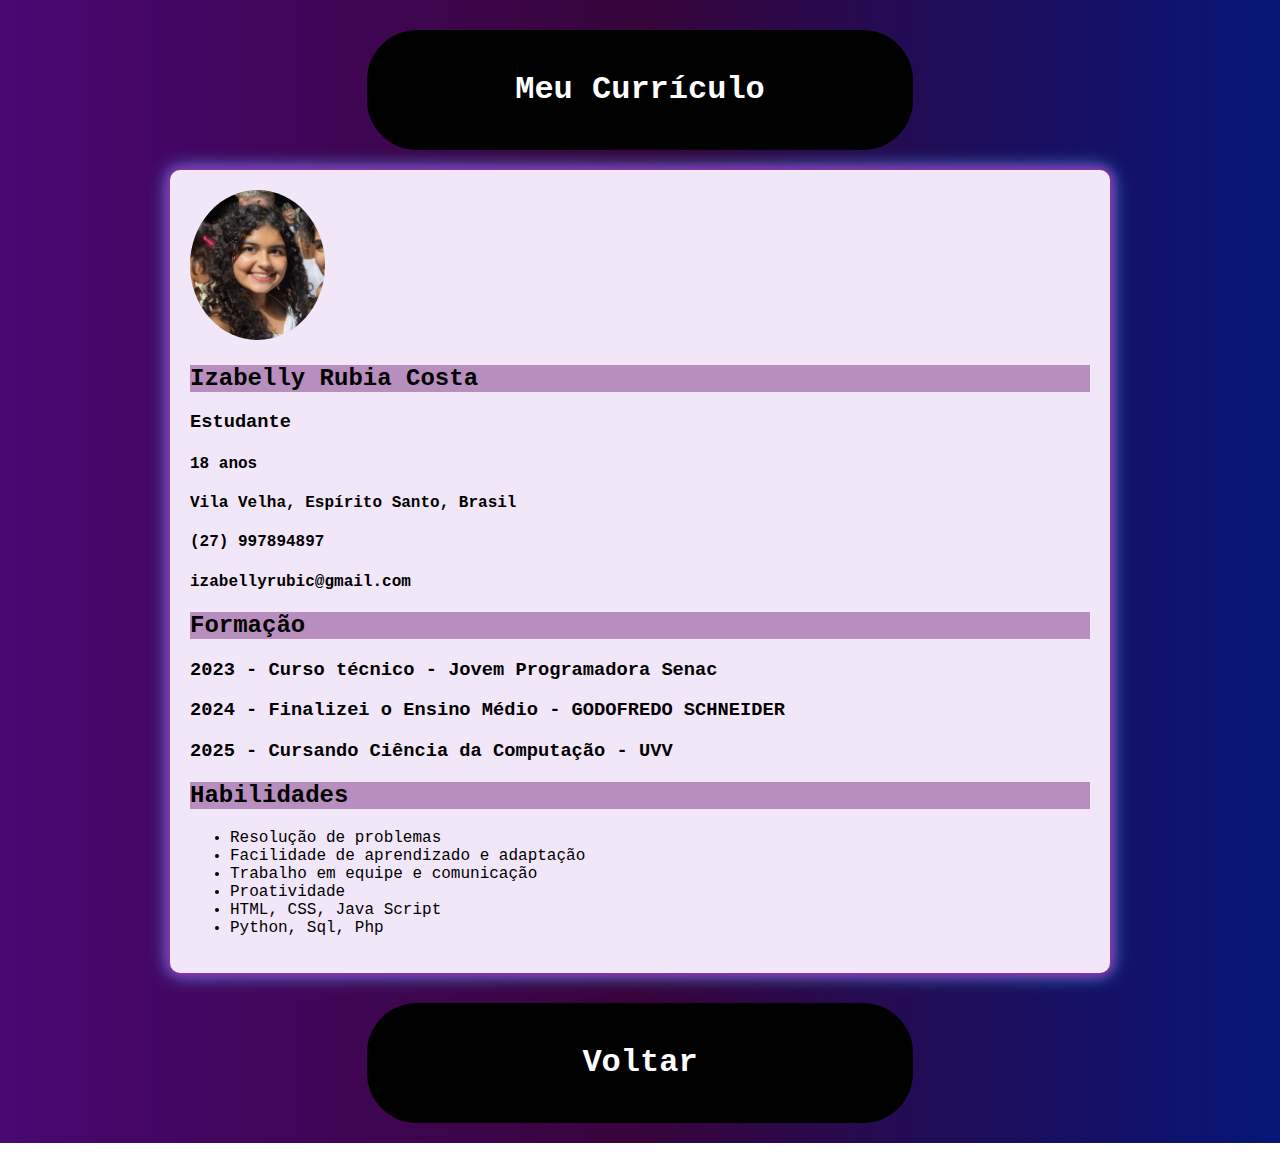
<file: cr.html>
<!DOCTYPE html>
<html lang="pt-br">
<head>
    <meta charset="UTF-8">
    <meta name="viewport" content="width=device-width, initial-scale=1.0">
    <title>Currículo</title>
    <link rel="stylesheet" href="style2.css">
</head>
<body>
    <div>
    <h1>Meu Currículo</h1>
    </div>
    <main>
    <img src="imagens/eu.jpg" alt="Minha foto">
    <h2>Izabelly Rubia Costa</h2>
    <h3>Estudante</h3>
    <h4>18 anos</h4>
    <h4>Vila Velha, Espírito Santo, Brasil</h4>
    <h4>(27) 997894897</h4>
    <h4>izabellyrubic@gmail.com</h4>
    <h2>Formação</h2>
    <h3>2023 - Curso técnico - Jovem Programadora Senac </h3>
    <h3>2024 - Finalizei o Ensino Médio - GODOFREDO SCHNEIDER</h3>
    <h3>2025 - Cursando Ciência da Computação - UVV</h3>
    <h2>Habilidades</h2>
    <ul>
        <li>Resolução de problemas</li>
        <li>Facilidade de aprendizado e adaptação</li>
        <li>Trabalho em equipe e comunicação</li>
        <li>Proatividade</li>
        <li>HTML, CSS, Java Script</li>
        <li>Python, Sql, Php</li>
    </ul>
</main>
<div>
    <a href="index.html"><h1>Voltar</h1></a>
</div>
    

      
    
</body>
</html>
</file>
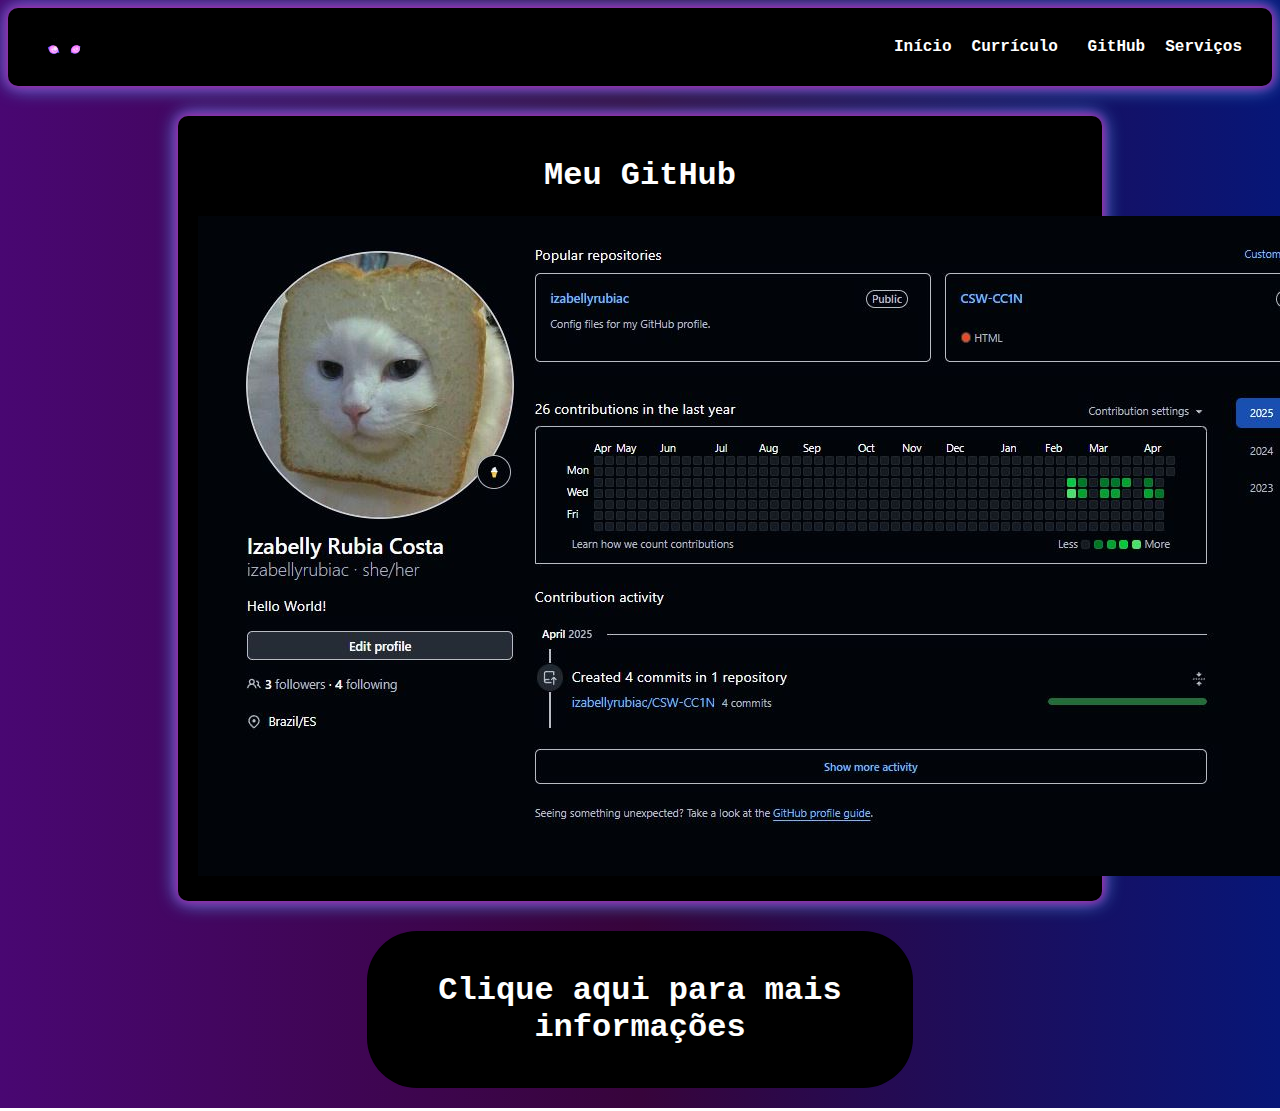
<file: github.html>
<!DOCTYPE html>
<html lang="pt-br">
<head>
    <meta charset="UTF-8">
    <meta name="viewport" content="width=device-width, initial-scale=1.0">
    <title>github</title>
    <link rel="stylesheet" href="style4.css">
</head>
<body>
    <nav>
        <ul>
        <img src="imagens/gif.gif" alt="gif" style="width: 3%; position: absolute; top: auto; left: 45px;">
        
          <li><a href="index.html">Início</a></li>
          <li><a href="cr.html">Currículo</a></li>
          <li>><a href="github.html">GitHub</a></li>
          <li><a href="serv.html">Serviços</a></li>
          
        </ul>
      </nav>
    <main>
    <h1>Meu GitHub</h1>
    <img src="imagens/git.JPG" alt="Meu GitHub">
    </main>

    <div>
    <a href="https://github.com/izabellyrubiac" target="_blank"><h1>Clique aqui para mais informações</h1></a>
    </div>

</body>
</html>
</file>
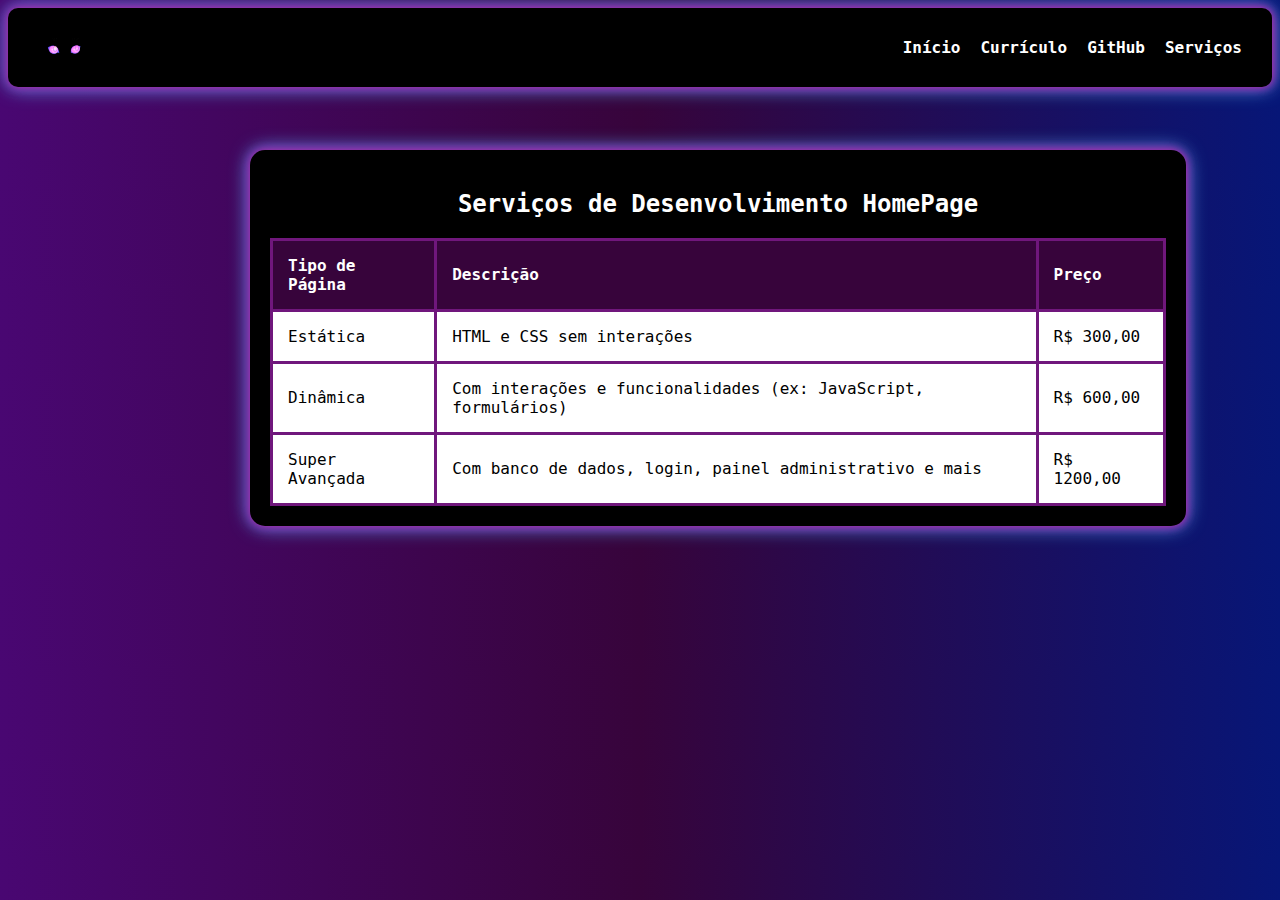
<file: serv.html>
<!DOCTYPE html>
<html lang="pt-br">
<head>
    <meta charset="UTF-8">
    <meta name="viewport" content="width=device-width, initial-scale=1.0">
    <link rel="stylesheet" href="style3.css">
    <title>Serviços</title>
</head>
<body>
    <nav>
        <ul>
        <img src="imagens/gif.gif" alt="gif" style="width: 3%; position: absolute; top: auto; left: 45px;">
        
          <li><a href="index.html">Início</a></li>
          <li><a href="cr.html">Currículo</a></li>
          <li><a href="github.html">GitHub</a></li>
          <li><a href="serv.html">Serviços</a></li>
          
        </ul>
      </nav>
    <main>
        <h2>Serviços de Desenvolvimento HomePage</h2>
        <table>
          <thead>
            <tr>
              <th>Tipo de Página</th>
              <th>Descrição</th>
              <th>Preço</th>
            </tr>
          </thead>
          <tbody>
            <tr>
              <td>Estática</td>
              <td>HTML e CSS sem interações</td>
              <td>R$ 300,00</td>
            </tr>
            <tr>
              <td>Dinâmica</td>
              <td>Com interações e funcionalidades (ex: JavaScript, formulários)</td>
              <td>R$ 600,00</td>
            </tr>
            <tr>
              <td>Super Avançada</td>
              <td>Com banco de dados, login, painel administrativo e mais</td>
              <td>R$ 1200,00</td>
            </tr>
          </tbody>
        </table>
      </main>
      
</body>
</html>
</file>
<file: style2.css>
* {font-family:'OCR A Std', monospace;
}

body {
    background-image: linear-gradient(90deg, #490772, #37043b, #071677);
}

h1 {
    color: white;
}

h2 {
    background-color: #6a16706c;
}
 
main {
    background-color:rgb(242, 231, 248);
    box-shadow: 
    0 0 10px #E43CA9,
    0 0 10px #061A9F,
    0 0 15px #8723C4,
    0 0 20px #3ccbe4;
    padding: 20px;
    margin: auto;
    border-radius: 10px; 
    width: 900px;
}

img {
    border-radius: 50%;
    width: 15%;
}

div {
    background-color: rgb(0, 0, 0);
    padding: 20px;
    margin: auto;
    border-radius: 50px;
    width: 40%;
    text-align: center;
    margin-bottom: 20px;
    margin-top: 30px;
}

div a:hover {
    text-shadow: 0 5px 10px #02d9ff,
    0 0 5px #8723C4;
}

div a {
    color: white;
    text-decoration: none;
    font-weight: bold;
}
</file>
<file: style4.css>
* {font-family:'OCR A Std', monospace;
}

body {
    background-image: linear-gradient(90deg, #490772, #37043b, #071677);
}

h1 {
    color: white;
}

main {
    background-color:rgb(0, 0, 0);
    box-shadow: 
    0 0 10px #E43CA9,
    0 0 10px #061A9F,
    0 0 15px #8723C4,
    0 0 20px #3ccbe4;
    padding: 20px;
    margin: auto;
    border-radius: 10px; 
    width: 70%;
    margin-bottom: 20px;
    margin-top: 30px;
    text-align: center;
}
nav {
    background-color: #000000;
    padding: 30px;
    border-radius: 10px;
    font-family:'OCR A Std', monospace;
    box-shadow: 
    0 0 10px #E43CA9,
    0 0 10px #061A9F,
    0 0 15px #8723C4,
    0 0 20px #3ccbe4;
  }
  
  nav ul {
    list-style: none;
    margin: 0;
    padding: 0;
    display: flex;
    gap: 20px;
    justify-content: flex-end;
    
  }
  
  nav li a {
    color: white;
    text-decoration: none;
    font-weight: bold;
    
  }
  
  nav li a:hover {
    color:  #b01ff3;
    text-shadow: 0 5px 10px #02d9ff,
    0 0 5px #8723C4;
  }

div a {
    color: white;
    text-decoration: none;
    font-weight: bold;
}

 div a:hover {
    text-shadow: 0 5px 10px #02d9ff,
    0 0 5px #8723C4;
  }

  div {
    background-color: rgb(0, 0, 0);
    padding: 20px;
    margin: auto;
    border-radius: 50px;
    width: 40%;
    text-align: center;
    margin-bottom: 20px;
    margin-top: 30px;
}
</file>
<file: style3.css>
* {font-family:'OCR A Std', monospace;
}

body {
    background-image: linear-gradient(90deg, #490772, #37043b, #071677);
}

h2 {
    color: white;
}

table {
    width: 100%;
    border-collapse: collapse;
    background-color: rgb(255, 255, 255);
  }
  
th, td {
    padding: 15px;
    border: 3px solid #70177c;
    text-align: left;
  }
  
th {
    background-color: #37043b;
    color: white;
  }
  
tbody tr:hover {
    background-color: #3090fd;
  }
  
main {
    background-color:rgb(0, 0, 0);
    box-shadow: 
    0 0 10px #E43CA9,
    0 0 10px #061A9F,
    0 0 15px #8723C4,
    0 0 20px #3ccbe4;
    padding: 20px;
    margin: auto;
    border-radius: 15px; 
    width: 70%;
    text-align: center;
    position: absolute; top: 150px; left: 250px;
}

nav {
    background-color: #000000;
    padding: 30px;
    border-radius: 10px;
    font-family:'OCR A Std', monospace;
    box-shadow: 
    0 0 10px #E43CA9,
    0 0 10px #061A9F,
    0 0 15px #8723C4,
    0 0 20px #3ccbe4;
  }
  
  nav ul {
    list-style: none;
    margin: 0;
    padding: 0;
    display: flex;
    gap: 20px;
    justify-content: flex-end;
    
  }
  
  nav li a {
    color: white;
    text-decoration: none;
    font-weight: bold;
    
  }
  
  nav li a:hover {
    color:  #b01ff3;
    text-shadow: 0 5px 10px #02d9ff,
    0 0 5px #8723C4;
  }
</file>
